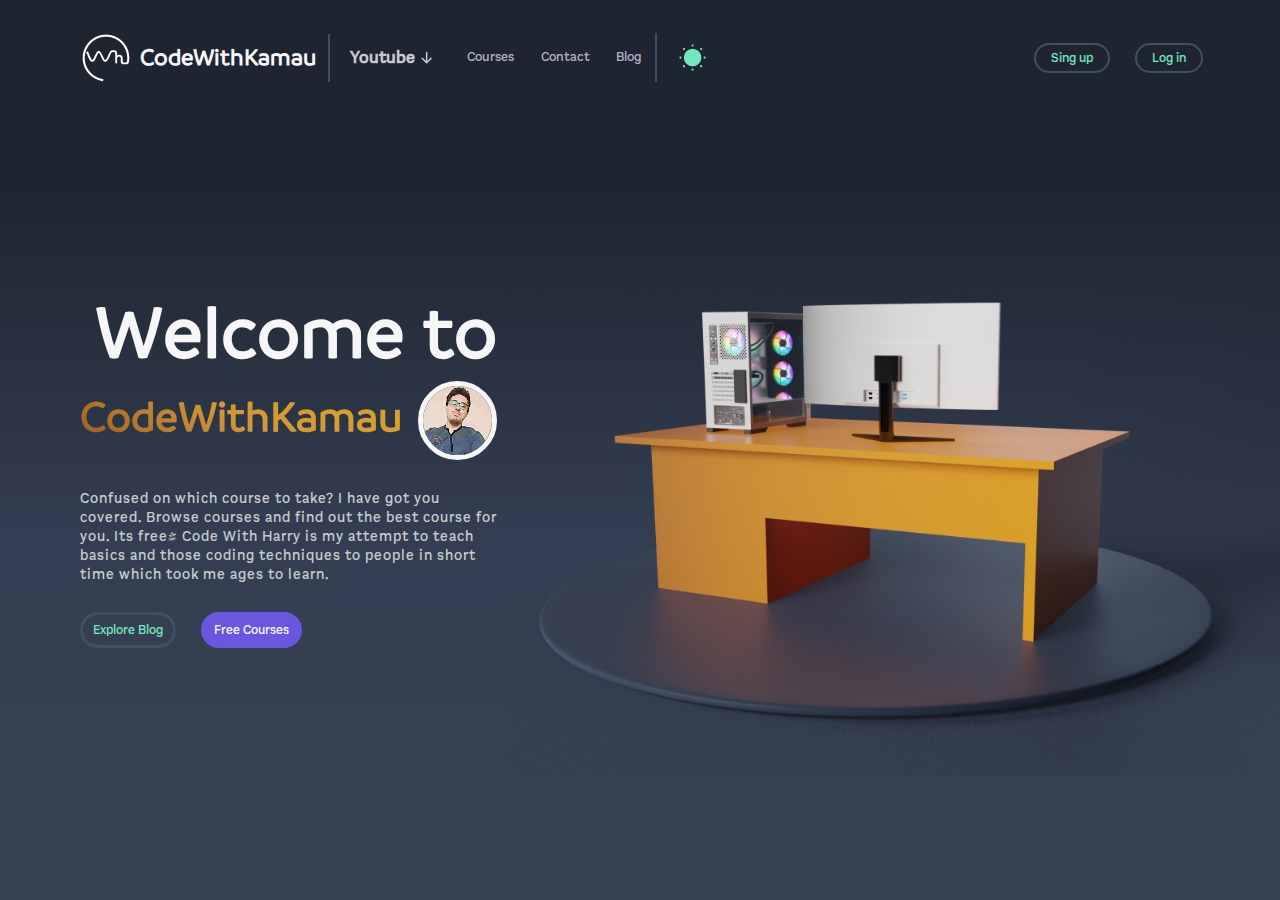
<file: index.html>
<!DOCTYPE html>
<html lang="en">

<head>
  <meta charset="UTF-8">
  <meta http-equiv="X-UA-Compatible" content="IE=edge">
  <meta name="viewport" content="width=device-width, initial-scale=1.0">
  <title>CodeWithkamau -- remastarted</title>
  <!-- lincense -->
  <link rel="license" href="https://opensource.org/licenses/GPL-3.0">
  <!-- all custom styleshets (.css)-->
  <link rel="stylesheet" href="frameworks/css/fram.css">
  <link rel="stylesheet" href="styles/main.css">
  <!-- extra links -->
  <link rel="shortcut icon" href="assets/blender-render/logo/logo-small.png" type="image/x-icon">
  <!-- cus... css -->
  <style>
    body {
      overflow: hidden;
    }

    #loadScreen,
    #mainPage {
      width: 100vw;
      height: 100vh;
      position: fixed;
      top: 0;
      left: 0;
      z-index: 99;
    }

    #mainPage {
      z-index: 10 !important;
    }
  </style>
  <!-- for loading screen -->
  <style>
    * {
      background: var(--dark);
    }

    #l-bg {
      width: 100%;
      height: 100vh;
      display: flex !important;
      align-items: center !important;
      justify-content: center !important;
      position: absolute;
      top: 0;
      left: 0;
      overflow: hidden;
    }

    #l-bg img {
      width: calc(10vw + 5vh);
      user-select: none;
      height: auto;
      mask-image: radial-gradient(black 40%, #00000000 65%);
      -webkit-mask-image: radial-gradient(black 40%, #00000000 65%);
      animation: rgb-rotate 1s linear 0s infinite;
    }

    @media only screen and (max-width: 700px) {
      #l-bg img {
        width: calc(40vw + 5vh);
      }
    }

    @media only screen and (max-width: 1000px) and (min-width: 700px) {
      #l-bg img {
        width: calc(20vw + 5vh);
      }
    }

    @keyframes rgb-rotate {
      0% {
        filter: hue-rotate(0deg);
      }

      100% {
        filter: hue-rotate(360deg);
      }
    }
  </style>
</head>

<body>
  <!-- html layers hear -->
  <!-- loading screens -->
  <div id="loadScreen">
    <!-- layers -->
    <div id="l-bg">
      <img draggable="false" src="../assets/blender-render/logo/logo-top.jpg" alt="loding..." class="img">
    </div>
  </div>
  <!-- main page -->
  <!-- ends of html -->
  <iframe id="mainPage" src="html/home.html" frameborder="0"></iframe>
  <!-- scripts -->
  <script src="frameworks/js/fram.js"></script>
  <script src="scripts/main.js"></script>
  <script>
    const mp = document.getElementById('mainPage');
    // for url active..ion
    if (location.hash != '') {
      if (location.hash == '#login' || location.hash == '#singup') {
        runTimeChange('join');
        if (location.hash == '#login') mp.onload = () => {if (mp.contentWindow.toglejoinMethod) mp.contentWindow.toglejoinMethod()};
      } else runTimeChange(location.hash.replace('#', ''));
    }
    function chakeForload(fb) {
      mp.contentWindow.document.onreadystatechange = () => {
        if (mp.contentWindow.document.readyState == 'complete') {
          fb();
        }
      }
      if (mp.contentWindow.document.readyState == 'complete') {
        fb();
      }
    }
    document.body.onload = () => {
      chakeForload(() => {
        $('#loadScreen').destroy();
      })
    }
    function setUrl(nm) {
      location.hash = nm;
    }
  </script>
</body>

</html>
</file>
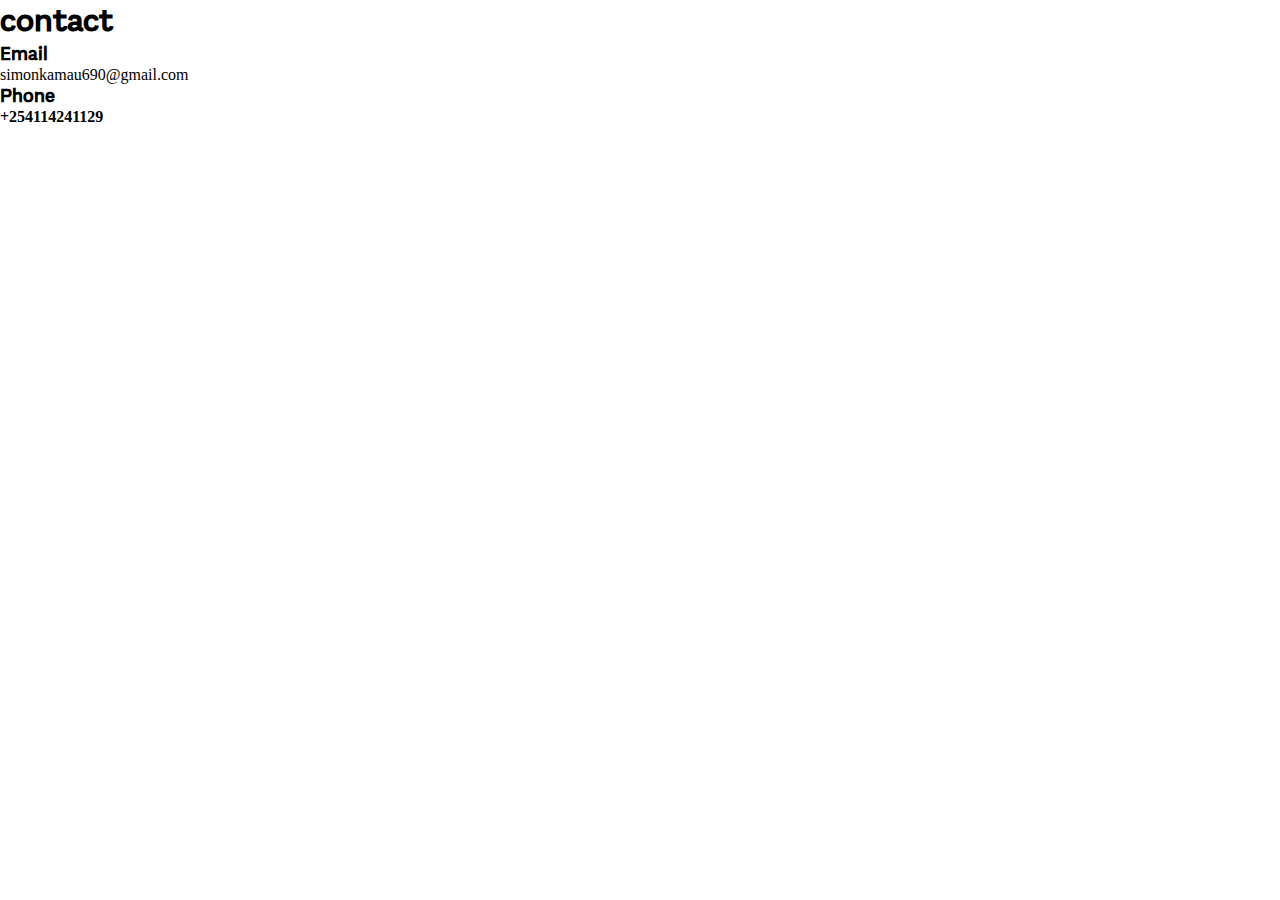
<file: html/contact.html>
<!DOCTYPE html>
<html lang="en">

<head>
  <meta charset="UTF-8">
  <meta http-equiv="X-UA-Compatible" content="IE=edge">
  <meta name="viewport" content="width=device-width, initial-scale=1.0">
  <title>CodeWithkamau -- remastarted</title>
  <!-- lincense -->
  <link rel="license" href="https://opensource.org/licenses/GPL-3.0">
  <!-- all custom styleshets (.css)-->
  <link rel="stylesheet" href="../frameworks/css/fram.css">
  <link rel="stylesheet" href="../styles/main.css">
  <link id="maincss" rel="stylesheet" href="../styles/contact.css">
  <!-- extra links -->
  <!-- icon.. (driving with js)-->
</head>

<body>
  <!-- this file is con..ing all contact htmls like feedback from user user respon.. and more in red.../md -->
  <!-- html start here -->
  <h1>contact</h1>

  <h3>Email</h3 <b>simonkamau690@gmail.com</b>
  <h3>Phone</h3>
  <b>+254114241129</b>
  <!-- html end here -->
  <!-- all javascript sorc.. -->
  <script src="../frameworks/js/fram.js"></script>
  <script src="../scripts/main.js"></script>
  <!-- script for won... -->
  <script src="../scripts/contact.js"></script>
</body>

</html>
</file>
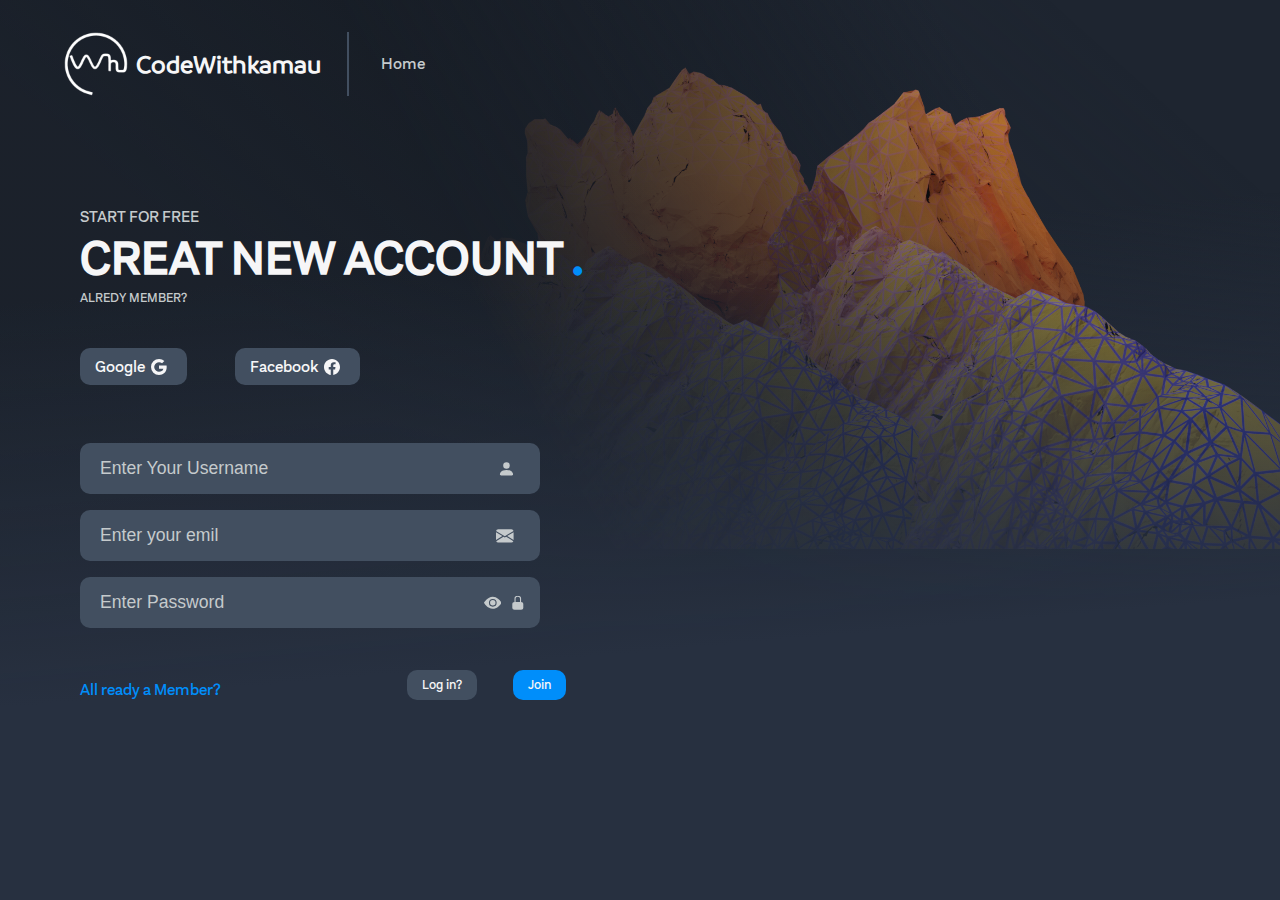
<file: html/join.html>
<!DOCTYPE html>
<html lang="en">

<head>
    <meta charset="UTF-8">
    <meta http-equiv="X-UA-Compatible" content="IE=edge">
    <meta name="viewport" content="width=device-width, initial-scale=1.0">
    <title>CodeWithkamau -- remastarted</title>
    <!-- lincense -->
    <link rel="license" href="https://opensource.org/licenses/GPL-3.0">
    <!-- all custom styleshets (.css)-->
    <link rel="stylesheet" href="../frameworks/css/fram.css">
    <link rel="stylesheet" href="../styles/main.css">
    <link id="maincss" rel="stylesheet" href="../styles/join.css">
    <!-- extra links -->
    <!-- icon.. (driving with js)-->
</head>

<body>
    <!-- this file have all methods for sing uo or log in (join) -->
    <!-- html start here -->
    <!-- proxy image -->
    <img src="../assets/blender-render/hill-small.png" class="hide">
    <div class="bg-join"></div>
    <!-- manu for this -->
    <nav id="main-menu-join">
        <div class="menu-item icon-menu">
            <img class="manu-logo" src="../assets/blender-render/logo/logo-menu.png" alt="sorry...">
            <h1 class="menu-title">CodeWithkamau</h1>
        </div>
        <div class="menu-item opt-menu">
            <ul>
                <li class="page-send">Home</li>
            </ul>
        </div>
    </nav>
    <!-- join cont -->
    <!-- join cont background -->
    <div class="join-cont-bg">
        <div class="frm">
            <div class="frm-obj fr-txt">
                <p style="text-transform: uppercase;" class="fr-up">Start for free</p>
                <h1 class="fr-up">Creat new Account <span>.</span></h1>
                <p class="fr-up">Alredy Member?</p>
            </div>
            <div class="frm-obj fr-frm">
                <form class="main-frm">
                    <div class="frm-inp log-opt">
                        <div class="google join-opt">
                            Google
                            <svg xmlns="http://www.w3.org/2000/svg" width="16" height="16" fill="currentColor"
                                class="bi bi-google" viewBox="0 0 16 16">
                                <path
                                    d="M15.545 6.558a9.42 9.42 0 0 1 .139 1.626c0 2.434-.87 4.492-2.384 5.885h.002C11.978 15.292 10.158 16 8 16A8 8 0 1 1 8 0a7.689 7.689 0 0 1 5.352 2.082l-2.284 2.284A4.347 4.347 0 0 0 8 3.166c-2.087 0-3.86 1.408-4.492 3.304a4.792 4.792 0 0 0 0 3.063h.003c.635 1.893 2.405 3.301 4.492 3.301 1.078 0 2.004-.276 2.722-.764h-.003a3.702 3.702 0 0 0 1.599-2.431H8v-3.08h7.545z" />
                            </svg>
                        </div>
                        <div class="facebok join-opt">
                            Facebook
                            <svg xmlns="http://www.w3.org/2000/svg" width="16" height="16" fill="currentColor"
                                class="bi bi-facebook" viewBox="0 0 16 16">
                                <path
                                    d="M16 8.049c0-4.446-3.582-8.05-8-8.05C3.58 0-.002 3.603-.002 8.05c0 4.017 2.926 7.347 6.75 7.951v-5.625h-2.03V8.05H6.75V6.275c0-2.017 1.195-3.131 3.022-3.131.876 0 1.791.157 1.791.157v1.98h-1.009c-.993 0-1.303.621-1.303 1.258v1.51h2.218l-.354 2.326H9.25V16c3.824-.604 6.75-3.934 6.75-7.951z" />
                            </svg>
                        </div>
                    </div>
                    <div class="frm-inp inp-sys usr-name">
                        <div class="nm-usr">
                            <label class="ml-nm" for="uname">Name</label>
                            <div class="inp-pass-eys d-f">
                                <input autofocus style="text-transform: capitalize;" class="inp-data inp-nm"
                                    name="uname" placeholder="Enter your Username" type="text" required
                                    autocomplete="name">
                                <svg style="transform: translateX(129%)" xmlns="http://www.w3.org/2000/svg" width="16" height="16" fill="currentColor"
                                    class="bi bi-person-fill" viewBox="0 0 16 16">
                                    <path
                                        d="M3 14s-1 0-1-1 1-4 6-4 6 3 6 4-1 1-1 1H3zm5-6a3 3 0 1 0 0-6 3 3 0 0 0 0 6z" />
                                </svg>
                            </div>
                        </div>
                    </div>
                    <div class="frm-inp inp-sys">
                        <div class="eml-usr">
                            <label class="ml-lb" for="email">Emil</label>
                            <div class="inp-pass-eys d-f">
                                <input required class="inp-data inp-ml" name="email" placeholder="Enter your emil" type="email"
                                    required autofocus autocomplete="email">
                                <svg xmlns="http://www.w3.org/2000/svg" width="16" height="16" fill="currentColor"
                                    class="bi bi-envelope-fill" viewBox="0 0 16 16">
                                    <path
                                        d="M.05 3.555A2 2 0 0 1 2 2h12a2 2 0 0 1 1.95 1.555L8 8.414.05 3.555ZM0 4.697v7.104l5.803-3.558L0 4.697ZM6.761 8.83l-6.57 4.027A2 2 0 0 0 2 14h12a2 2 0 0 0 1.808-1.144l-6.57-4.027L8 9.586l-1.239-.757Zm3.436-.586L16 11.801V4.697l-5.803 3.546Z" />
                                </svg>
                            </div>
                        </div>
                    </div>
                    <div class="frm-inp inp-sys">
                        <div class="pass-inp">
                            <label class="ps-lb" for="pass">Password</label>
                            <div class="inp-pass-eys d-f">
                                <input id="inp-pas" class="inp-data" name="pass" placeholder="Enter Password"
                                    type="password" required autocomplete="new-password">

                                <svg class="eye-hd" xmlns="http://www.w3.org/2000/svg" width="16" height="16"
                                    fill="currentColor" class="bi bi-eye-fill" viewBox="0 0 16 16">
                                    <path d="M10.5 8a2.5 2.5 0 1 1-5 0 2.5 2.5 0 0 1 5 0z" />
                                    <path
                                        d="M0 8s3-5.5 8-5.5S16 8 16 8s-3 5.5-8 5.5S0 8 0 8zm8 3.5a3.5 3.5 0 1 0 0-7 3.5 3.5 0 0 0 0 7z" />
                                </svg>

                                <svg class="hide eye-cls" xmlns="http://www.w3.org/2000/svg" width="16" height="16"
                                    fill="currentColor" class="bi bi-eye-slash-fill" viewBox="0 0 16 16">
                                    <path
                                        d="m10.79 12.912-1.614-1.615a3.5 3.5 0 0 1-4.474-4.474l-2.06-2.06C.938 6.278 0 8 0 8s3 5.5 8 5.5a7.029 7.029 0 0 0 2.79-.588zM5.21 3.088A7.028 7.028 0 0 1 8 2.5c5 0 8 5.5 8 5.5s-.939 1.721-2.641 3.238l-2.062-2.062a3.5 3.5 0 0 0-4.474-4.474L5.21 3.089z" />
                                    <path
                                        d="M5.525 7.646a2.5 2.5 0 0 0 2.829 2.829l-2.83-2.829zm4.95.708-2.829-2.83a2.5 2.5 0 0 1 2.829 2.829zm3.171 6-12-12 .708-.708 12 12-.708.708z" />
                                </svg>
                                <svg xmlns="http://www.w3.org/2000/svg" width="16" height="16"
                                    style="transform: scaleY(0.8) ;" fill="currentColor" viewBox="0 0 16 16">
                                    <path
                                        d="M8 1a2 2 0 0 1 2 2v4H6V3a2 2 0 0 1 2-2zm3 6V3a3 3 0 0 0-6 0v4a2 2 0 0 0-2 2v5a2 2 0 0 0 2 2h6a2 2 0 0 0 2-2V9a2 2 0 0 0-2-2z" />
                                </svg>
                            </div>
                        </div>
                    </div>
                </form>
            </div>
            <div class="frm-obj fr-btn">
                <p>All ready a Member?</p>
                <button id="togle-Meth" class="frn-btn-opt">Log in?</button>
                <button style="background-color: var(--blue);" id="sub" class="frn-btn-opt">Join</button>
            </div>
        </div>
    </div>

    <!-- html end here -->
    <!-- all javascript sorc.. -->
    <script src="../frameworks/js/fram.js"></script>
    <script src="../scripts/main.js"></script>
    <!-- script for won... -->
    <script src="../scripts/join.js"></script>
</body>

</html>
</file>
<file: frameworks/css/fram.css>
/* this file is containg all css grops like bootstarp*/
/* from code with harry website remastered */
/* ================================= */
* {
    margin: 0;
    padding: 0;
    max-width: 100vw !important;
}
html{
    scroll-behavior: smooth;
    overflow-x: hidden;
}
/* text modes */
h1,p,h2,h3,h4,h5,h6,a{
    letter-spacing: normal;
    font-family: texts;
    width: fit-content;
    height: fit-content;
    cursor: default;
}
a{
    text-decoration: none;
    border-bottom: 1px solid var(--border);
    font-family: 'Franklin Gothic Medium', 'Arial Narrow', Arial, sans-serif;
    cursor: pointer;
}
nav{
    width: 100vw;
    height: fit-content;
}
button{
    cursor: pointer;
    outline: none;
    border : none;
    font-family: texts;
    width: fit-content;
    height: fit-content;
}
body{
    width: 100vw !important;
}
div{
    width: fit-content;
    height: fit-content;
}
nav{
    width: 100%;
    height: fit-content;
    display: flex;
}
ul{
    display: flex;
    width: fit-content;
    height: fit-content;
    list-style: none;
    font-family: texts;
}
ol{
    display: flex;
    list-style: none;
    width: fit-content;
    height: fit-content;
    font-family: texts;
}
li{
    width: fit-content;
    height: fit-content;
    cursor: pointer;
}
/* class baced  */
.c-p{cursor: pointer}
.hide{display: none}
.show{display: block}
.d-f{display: flex}
.non-sel{user-select: none}
.m-a{margin: auto}
/* after effects */
::selection{
    background-color: var(--select);
    color: var(--dark) !important;
}
::-moz-selection{
    background-color: var(--select);
    color: var(--dark) !important;
}
</file>
<file: styles/main.css>
/* this file contains all useal styles like color theme
 and background, fonts to make look blending mutch bater */
/* ---------------------------------- */
/* var...s */
:root {
  /* all colors */
  --red: #df1c1c;
  --blue: #008efa;
  --dark: #1e2530;
  --black: #161616;
  --light: #6a57e0;
  --aqua: #74e6bd;
  --white: #c5cacc;
  --logo: #f6f6f7;
  --gray: #636e72;
  --border: #424f60;
  --chrome: #dff9fb;
  --select: #73ff00;
  --list: #b1afc5;
  /* main background in all page as image */
  --background: linear-gradient(180deg, var(--dark) 20%, 40%, rgb(52, 62, 82) 60%, rgb(53, 64, 82) 80%);
  --background-oth: linear-gradient(180deg, #354052 20%, 40%, rgb(44 55 73) 60%, rgb(37 45 62) 80%);
  --grd : -webkit-linear-gradient(60deg, #995920, #d29736, #daa22b);
  /* all font size (text size) */
  --sml: calc(0.3vh + 0.5vw + 4px);
  --mid: calc(0.4vw + 0.4vh + 4px);
  --lrg: calc(2.5vw + 2.5vh + 1.3em);
}

/* my fonts */
@font-face {
  font-family: texts;
  src: url(../assets/fonts/aestetico-medium-text.otf);
}

@font-face {
  font-family: title;
  src: url(../assets/fonts/Branding-logo.otf);
}

/* hover effects */

button {
  transition: 0.1s linear;
}

button:hover {
  border-color: var(--aqua) !important;
}

li {
  border-bottom: 2px solid transparent;
  transition: 0.1s linear;
}

li:hover {
  border-bottom: 2px solid var(--border);
}

/* scroll bar */
body::-webkit-scrollbar {
  width: 5px;
  background: var(--aqua);
}

body::-webkit-scrollbar-thumb {
  background: var(--light);
  border-radius: 5px;
}

/* for html */
/* for main menu in top */
/* p1 */
#main-menu {
  /* border : 1px solid red; */
  padding: calc(1.5em + 1vh) 0px;
  background: transparent;
  position: absolute;
  top: 0px;
  left: 0px;
  z-index: 10;
  transition: 0.2s linear;
}

.menu-opner {
  display: none;
}

.menu-obj {
  display: flex;
  /* border : 1px solid green; */
  margin: auto;
}

.title-doc {
  margin-left: 5em;
  margin-right: 0px;
  padding: 2px 2px;
  padding-right: 10px;
  border-right: 2px solid var(--border);
}

.title-doc .logo-small {
  width: 4em;
  height: auto;
  filter: brightness(3);
  margin: auto;
}

.title-doc .menu-title {
  margin: auto 10px;
  font-size: calc(1vh + 1vw + 2px);
  color: var(--logo);
  font-family: title;
}

/*p2 */
/* main drop down */
.dd-list {
  transform: translateY(3em);
  flex-direction: column;
  display: none;
  border: 1px solid var(--border);
  position: absolute;
  z-index: 15 !important;
  padding: 5px 20px;
  color: var(--list);
  border-radius: 5px;
  backdrop-filter: blur(5px) brightness(0.9) !important;
}

.dd-list li {
  text-align: left;
  width: 100%;
  margin: 0.5em auto;
  font-size: var(--sml);
}

.menu-lists {
  margin-left: 20px;
  margin-right: 0;
  padding: 16px 0px;
  border-right: 2px solid var(--border);
}

.res-dd {
  font-size: calc(0.5vh + 0.5vw + 10px);
  text-align: center;
  display: flex;
  color: var(--white);
  cursor: pointer;
}

.drop-down {
  margin: auto;
  margin-left: 0px;
  /* border : 1px solid red; */
}

.menu-list-dd {
  /* border : 1px solid red; */
  margin: auto 1em;
  margin-right: 0;
  color: var(--list);
  text-align: center;
}

.menu-list-dd li {
  margin: auto 1em;
  font-size: var(--sml);
}

/* menu buttons p4*/
.menu-btns {
  margin-right: 4em;
}

.menu-btns button {
  font-size: var(--mid);
  padding: 5px 15px;
  margin: auto 1em;
  border-radius: 30px;
  border: 2px solid var(--border);
  color: var(--aqua);
  background: transparent;
}

/* heme bth.. p3 */
.them-ctr {
  margin-left: 0px;
  text-align: left;
}

.theme-icon {
  width: calc(1em + 1.5vw);
  height: calc(1em + 1.5vw);
  margin: auto;
  margin-left: 1em;
  fill: var(--aqua);
  border-radius: 50%;
  border: 2px solid transparent;
}

/* theme icon hover effect */
.theme-icon:hover {
  border: 2px solid var(--border);
}

/* for latest cour...s at home page*/

.cors {
  width: 100%;
  margin: auto;
  margin-top: 3em;
  display: flex;
  flex-wrap: wrap;
  justify-content: center;
  align-items: center;
}

.crd-into {
  margin: 1em auto;
  text-align: center;
  font-size: calc(var(--mid) + 0.5vw + 0.5vh);
  color: var(--white);
  border-bottom: 2px solid var(--border);
}

.card {
  width: fit-content;
  display: flex;
  margin: 4em 2em;
  border-radius: 10px;
  border: 1px solid transparent;
  background: var(--border);
  box-shadow: 1px 4px 10px #1515159c;
}

.cardimg {
  width: calc(11em + 8vw + 5vh);
  height: fit-content;
  border-top-left-radius: 10px;
  border-bottom-left-radius: 10px;
  margin: auto;
  margin-left: 0;
  border-right: 2px solid var(--aqua);
}

.crd-doc {
  margin: auto 1em;
  margin-right: 0;
}

.crd-dta {
  width: fit-content;
  margin: 1em auto;
  text-align: left;
  margin-left: 0;
  display: flex;
}

.hrf-sec {
  margin-bottom: 0px;
}

.hrf-sec img {
  margin: auto;
  margin-left: 0px;
  height: fit-content;
  width: 2.5em;
  border-radius: 50%;
  margin-right: 0px;
}

.hrf-btn {
  display: flex;
  margin: auto;
  margin-left: 1em;
  padding: 0.5 em 0;
  border-left: 2px solid var(--aqua);
  padding-left: 1em;
}

.hrf-btn button {
  margin: auto 1em;
  padding: 5px 10px;
  font-size: (--sml);
  background: transparent;
  border: 2px solid var(--aqua);
  border-radius: 30px;
  color: var(--aqua);
}

.hrf-btn button:hover {
  color: var(--border);
  background: var(--aqua);
}


.hrf-btn button:last-child {
  background: var(--aqua);
  border: 2px solid var(--aqua);
  border-radius: 30px;
  color: var(--border);
}

.hrf-btn button:last-child:hover {
  color: var(--blue);
  border: 2px solid var(--blue) !important;
}

.crs-tit {
  margin-top: 0;
}

.crs-tit p {
  margin: auto 0;
  color: var(--logo);
  padding: 0.25em 0.5em;
  padding-left: 0px;
  border-right: 2px solid var(--aqua);
  font-size: var(--sml);
  text-align: center;
}

.crs-tit p:last-child {
  color: var(--white);
  padding-left: 0.5em;
  border-right: none;
  font-size: calc(var(--sml) - 5px);
}

.crc-dis-txt p {
  margin: auto 0;
  text-align-last: left;
  padding: 10px;
  width: calc(15vw + 6vw);
  font-size: var(--sml);
  color: var(--white);
  padding-left: 0px;
}

/* for footer */
.ending {
  width: 100%;
  height: fit-content;
  background: transparent;
  margin: auto;
  position: relative;
  bottom: 0px;
  left: 0px;
  /* border: 1px solid red; */
  display: flex;
  padding: 2em 0px;
  margin-top: 5em;
  /* border as grd */
  border-style: solid;
  border-width: 0px;
  border-top-width: 3px;
  border-image: linear-gradient(90deg, var(--border), transparent, transparent) 60 30;
  border-top: 3px solid var(--border);
}

.ending p {
  margin: auto;
  text-align: center;
  font-size: var(--sml);
  margin-left: 1em;
  color: var(--white);
}

.img-end {
  margin: auto;
  margin-left: 0px;
  display: flex;
  border-right: 2px solid var(--border);
  font-family: var(--title) !important;
  margin-right: 0px;
}

.img-end img {
  margin: auto;
  width: calc(1vw + 1em + 1vh);
  border-radius: 50%;
  border: 4px solid var(--logo);
  margin-left: 3em;
}

.img-end h1 {
  margin: auto 0.5em;
  text-align: left;
  color: var(--logo);
  font-size: calc(1vw + 1vh);
}

/* for cont... preset... */
.cont {
  width: 100%;
  height: fit-content;
  position: absolute;
  z-index: -3;
  top: 0;
  bottom: 0px;
  left: 0;
  background-attachment: fixed;
  background: var(--background-oth);
}

/* for respon...ty */
@media only screen and (max-width: 1300px) and (min-width : 901px) {
  .menu-lists {
    padding: 13px 0px;
  }

  .res-dd {
    font-size: calc(0.5vh + 0.5vw + 6px);
  }

  .cors {
    margin-top: 0px;
  }

  .card {
    margin: 3em 2em;
  }

  .crs-tit p:last-child {
    font-size: calc(var(--sml) - 1px);
  }

  .ending {
    padding: 1em 0px;
  }
}

@media only screen and (max-width: 900px) and (min-width : 740px) {

  .title-doc .menu-title {
    display: none;
  }

  .menu-lists {
    padding: 7px 0px;
  }

  .res-dd {
    font-size: calc(0.5vh + 0.5vw + 7px);
  }

  .menu-list-dd li {
    font-size: var(--mid);
  }

  .card {
    margin: 3em 4em;
  }

  .hrf-btn button {
    padding: 3px 5px;
    font-size: 0.6em;
  }

  .crc-dis-txt p {
    width: calc(32vw + 7vw);
  }

  .crs-tit p {
    font-size: var(--mid);
  }

  .crs-tit p:last-child {
    font-size: var(--sml);
  }

  .crc-dis-txt p {
    font-size: var(--mid);
  }

  .ending {
    padding: 1em 0;
  }
}

@media only screen and (max-width: 741px) {

  /* for menu */
  #main-menu {
    flex-direction: column;
    padding: 1em 0px;
  }

  .menu-obj {
    display: none;
    width: 99%;
    margin: 0.5em auto;
    border: none;
  }

  .title-doc {
    display: flex;
    padding: 0px;
  }

  .logo-small {
    width: 3.5em !important;
    margin: auto 2em !important;
    margin-right: 1em !important;
  }

  .menu-title {
    margin: auto !important;
    font-size:
      calc(2vw + 1vh + 0.5em) !important;
    margin-left: 0px !important;
  }

  .menu-opner {
    display: block;
    width: 2em;
    fill: var(--aqua);
    height: fit-content;
    margin: auto 2em;
  }

  .menu-btns button {
    font-size: 0.8em;
  }

  .social {
    font-size: var(--mid) !important;
  }

  .menu-list-dd {
    margin-right: 1.5em;
  }

  .menu-list-dd li {
    font-size: 0.7em;
  }

  .drop-down {
    margin-left: 2em;
  }

  .menu-btns {
    justify-content: center;
    align-items: center;
  }

  /* for cards */
  .card {
    flex-direction: column;
    /* border : 1px solid red;    */
    margin: 2em auto;
    transform: scale(0.9);
  }

  .cardimg {
    width: 100% !important;
    border-radius: 0px;
    border-top-right-radius: 10px;
    border-top-left-radius: 10px;
    margin: auto;
    margin-top: 0;
    border: none;
    border-bottom: 2px solid var(--aqua);
  }

  .crd-doc {
    /* border : 1px solid blue; */
    margin: auto;
    width: 99%;
    padding: 1.5em 0px;
  }

  .crd-dta {
    /* border : 1px solid green; */
    margin: 1em auto;
    margin-left: 1em;
  }

  .crs-tit p {
    margin: auto;
    font-size: 1em;

  }

  .crs-tit p:last-child {
    font-size: 0.7em;
  }

  .crc-dis-txt {
    width: 90%;
  }

  .crc-dis-txt p {
    /* border : 1px solid red; */
    margin: auto;
    padding: 0px;
    width: 99%;
    font-size: 1em;
    padding: 5px 0px;
    text-align: left;

  }

  .hrf-btn button {
    font-size: 1em;
  }

  /* end */

  .ending {
    padding: 1em 0;
    flex-direction: column;
  }

  .img-end {
    margin: auto;
    border: none;
  }

  .img-end img {
    margin: auto;
  }

  .ending p {
    margin: 2em auto;
    font-size: 0.6em;
    margin-bottom: 1em;
  }
}
</file>
<file: styles/contact.css>
/* all styles for contact page only (../html/contact.hrml) */
/* -------------------------- */
</file>
<file: styles/join.css>
/* all styles for join page only (../html/join.hrml) */
/* -------------------------- */
.bg-join {
    width: 100%;
    height: 100vh;
    background: url(../assets/blender-render/hill-small.png);
    background-position: right top;
    background-repeat: no-repeat;
    background-size: calc(35vw + 30vh + 10em);
    position: absolute;
    z-index: -1;
}

.bg-join::after {
    content: '';
    width: 100%;
    height: 100vh;
    position: absolute;
    top: 0;
    left: 0;
    z-index: 1;
    background-blend-mode: lighten;
    background-image:
        linear-gradient(63deg, #13181f 45%, transparent 80%),
        linear-gradient(-5deg, #273040 30%, transparent 70%),
        linear-gradient(42deg, rgba(30, 37, 48, 0.7) 40%, transparent 90%);
}

body {
    background: var(--dark);
}

/* for menu */
nav {
    padding: 2em 0;
    position: absolute;
    z-index: 20;
    top: 0px;
}

.menu-item {
    margin: auto;
    display: flex;
    /* border : 1px solid red; */
    padding: 0 1em;
}

.icon-menu {
    margin: auto 0px;
    margin-left: 2.5em;
    border-right: 2px solid var(--border);
}

.opt-menu {
    margin-left: 1em;
}

.manu-logo {
    margin: auto 0.5em;
    height: fit-content;
    width: 4em;
    filter: brightness(2);
}

.menu-title {
    margin: auto;
    font-size: calc(var(--mid) + 1vw);
    font-family: title;
    color: var(--logo);
    margin-right: 0.4em;
}

nav ul {
    margin: auto;
    text-align: center;
    color: var(--white);
    font-size: var(--mid + 1em);
}

/* for from */
.join-cont-bg {
    width: 100%;
    height: 100vh;
    position: absolute;
    z-index: 9;
    top: 0px;
    left: 0px;
    display: flex;
    justify-content: left;
    align-items: center;
}

.frm {
    margin: auto;
    margin-left: 5em;
    /* border: 1px solid blue; */
}

.frm-obj {
    /* border: 1px solid green; */
    margin: 1em auto;
    width: 100%;
}

.fr-up {
    width: 100%;
    margin: auto 0;
    text-align: left;
    font-size: calc(0.5vw + 0.5vh + 5px);
    color: var(--white);
    text-transform: uppercase;
}

.fr-up:last-child {
    font-size: var(--mid);
}

.fr-txt h1 {
    font-size: calc(1em + 1vw + 1vh + 10px);
    color: var(--logo);
}

.fr-txt span {
    color: var(--blue);
}

/* for main forms ---p2 */
.fr-frm {
    display: flex;
    justify-content: center;
    align-items: center;
}

.main-frm {
    width: fit-content;
    height: fit-content;
    margin: auto;
    /* border: 1px solid red; */
    margin-left: 0px;
}

.frm-inp {
    /* border: 1px solid aqua; */
    background: var(--border);
    padding: 10px 20px;
    margin: 1em auto;
    margin-left: 0px;
    border-radius: 10px;
    padding-right: 5px;
}

.inp-sys {
    width: 100%;
}

.log-opt {
    background: transparent;
    display: flex;
    padding-left: 0;
    margin-bottom: 3em;
}

.join-opt {
    margin: auto 6em;
    /* border: 1px solid red; */
    padding: 8px 15px;
    border-radius: 10px;
    background: var(--border);
    display: flex;
    font-family: texts;
    color: var(--logo);
    margin: auto;
    margin-left: 0px;
}

.join-opt svg {
    width: 1em;
    height: fit-content;
    margin: auto 0.35em;
    color: var(--logo);
}

.eml-usr,
.pass-inp {
    width: 100%;
    display: flex;
    flex-direction: column;
    /* border : 1px solid red; */
}

.inp-data {
    /* border: 1px solid red; */
    width: calc(14vw + 12vh + 5em);
    height: fit-content;
    margin: auto;
    font-size: 1.1em;
    padding: 5px 0px;
    background: transparent;
    border: none;
    outline: none;
    color: var(--logo);
    margin-left: 0;
}

.inp-data::placeholder {
    color: var(--white);
}

.inp-sys label {
    width: fit-content;
    height: fit-content;
    font-size: 1em;
    font-family: texts;
    margin: auto;
    margin-left: 0;
    /* border : 1px solid red; */
    color: var(--white);
    display: none;
}

.inp-pass-eys svg {
    width: 1.1em;
    height: fit-content;
    margin: auto;   
    fill: var(--white);
    margin-left: 0px;
}

.google {
    margin-left: 0;
}

.facebok {
    margin-left: 3em;
}
.inp-pass-eys{
    width: 100%;
}
/* btns */
.fr-btn{
    width: 99%;
    padding: 10px 0px;
    display: flex;
    margin: auto;
    margin-right: 7em;
}
.frn-btn-opt{
    font-size: var(--mid);
    padding: 7px 15px;
    border-radius: 10px;
    margin: auto ;
    color: var(--logo);
    background: var(--border);
    text-align: center; 
    margin-right: 0.9vw;
    margin-left: 2em;
}
.fr-btn p{
    margin: auto;
    margin-left: 0;
    text-align: left;   
    color: var(--blue);
    margin-bottom: 0;
}
</file>
